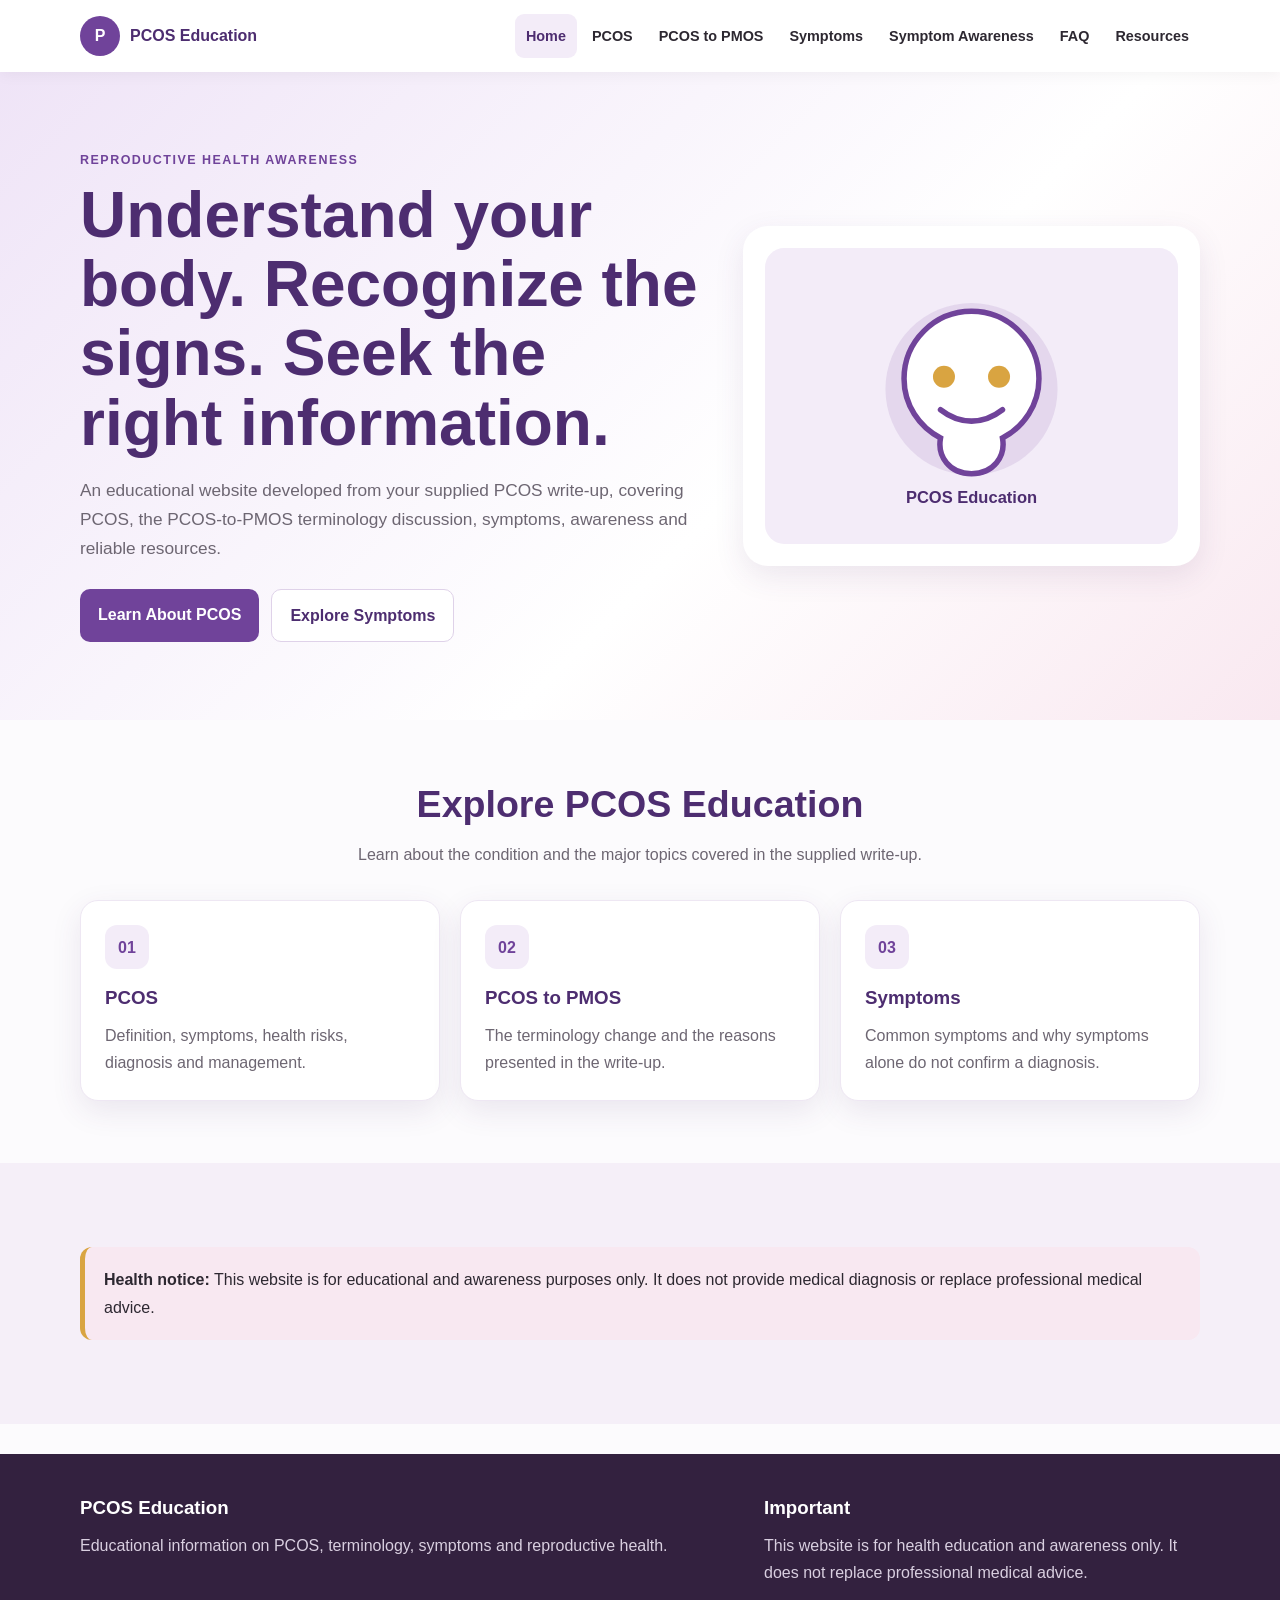
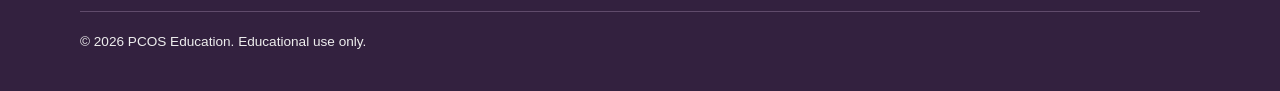
<file: index.html>
<!doctype html><html lang="en"><head><meta charset="utf-8"><meta name="viewport" content="width=device-width,initial-scale=1"><title>Home | PCOS Education</title><link rel="stylesheet" href="css/style.css"></head><body><header><div class="container navbar"><a class="logo" href="index.html"><span class="logo-mark">P</span>PCOS Education</a><button class="menu-toggle" aria-expanded="false">☰</button><ul class="nav-links"><li><a href="index.html">Home</a></li><li><a href="pcos.html">PCOS</a></li><li><a href="pmos.html">PCOS to PMOS</a></li><li><a href="symptoms.html">Symptoms</a></li><li><a href="awareness.html">Symptom Awareness</a></li><li><a href="faq.html">FAQ</a></li><li><a href="resources.html">Resources</a></li></ul></div></header><main><section class="hero"><div class="container hero-grid"><div><div class="eyebrow">Reproductive Health Awareness</div><h1>Understand your body. Recognize the signs. Seek the right information.</h1><p>An educational website developed from your supplied PCOS write-up, covering PCOS, the PCOS-to-PMOS terminology discussion, symptoms, awareness and reliable resources.</p><div class="btns"><a class="btn primary" href="pcos.html">Learn About PCOS</a><a class="btn secondary" href="symptoms.html">Explore Symptoms</a></div></div><div class="hero-art"><img src="images/pcos-awareness.svg" alt="PCOS Education"></div></div></section><section><div class="container"><div class="section-head"><h2>Explore PCOS Education</h2><p>Learn about the condition and the major topics covered in the supplied write-up.</p></div><div class="grid"><article class="card"><div class="icon">01</div><h3>PCOS</h3><p>Definition, symptoms, health risks, diagnosis and management.</p></article><article class="card"><div class="icon">02</div><h3>PCOS to PMOS</h3><p>The terminology change and the reasons presented in the write-up.</p></article><article class="card"><div class="icon">03</div><h3>Symptoms</h3><p>Common symptoms and why symptoms alone do not confirm a diagnosis.</p></article></div></div></section><section style="background:#f5eff8"><div class="container"><div class="notice"><strong>Health notice:</strong> This website is for educational and awareness purposes only. It does not provide medical diagnosis or replace professional medical advice.</div></div></section></main><footer><div class="container footer-grid"><div><h3 style="color:#fff">PCOS Education</h3><p>Educational information on PCOS, terminology, symptoms and reproductive health.</p></div><div><h3 style="color:#fff">Important</h3><p>This website is for health education and awareness only. It does not replace professional medical advice.</p></div></div><div class="container copy">© <span class="year"></span> PCOS Education. Educational use only.</div></footer><script src="js/script.js"></script></body></html>
</file>
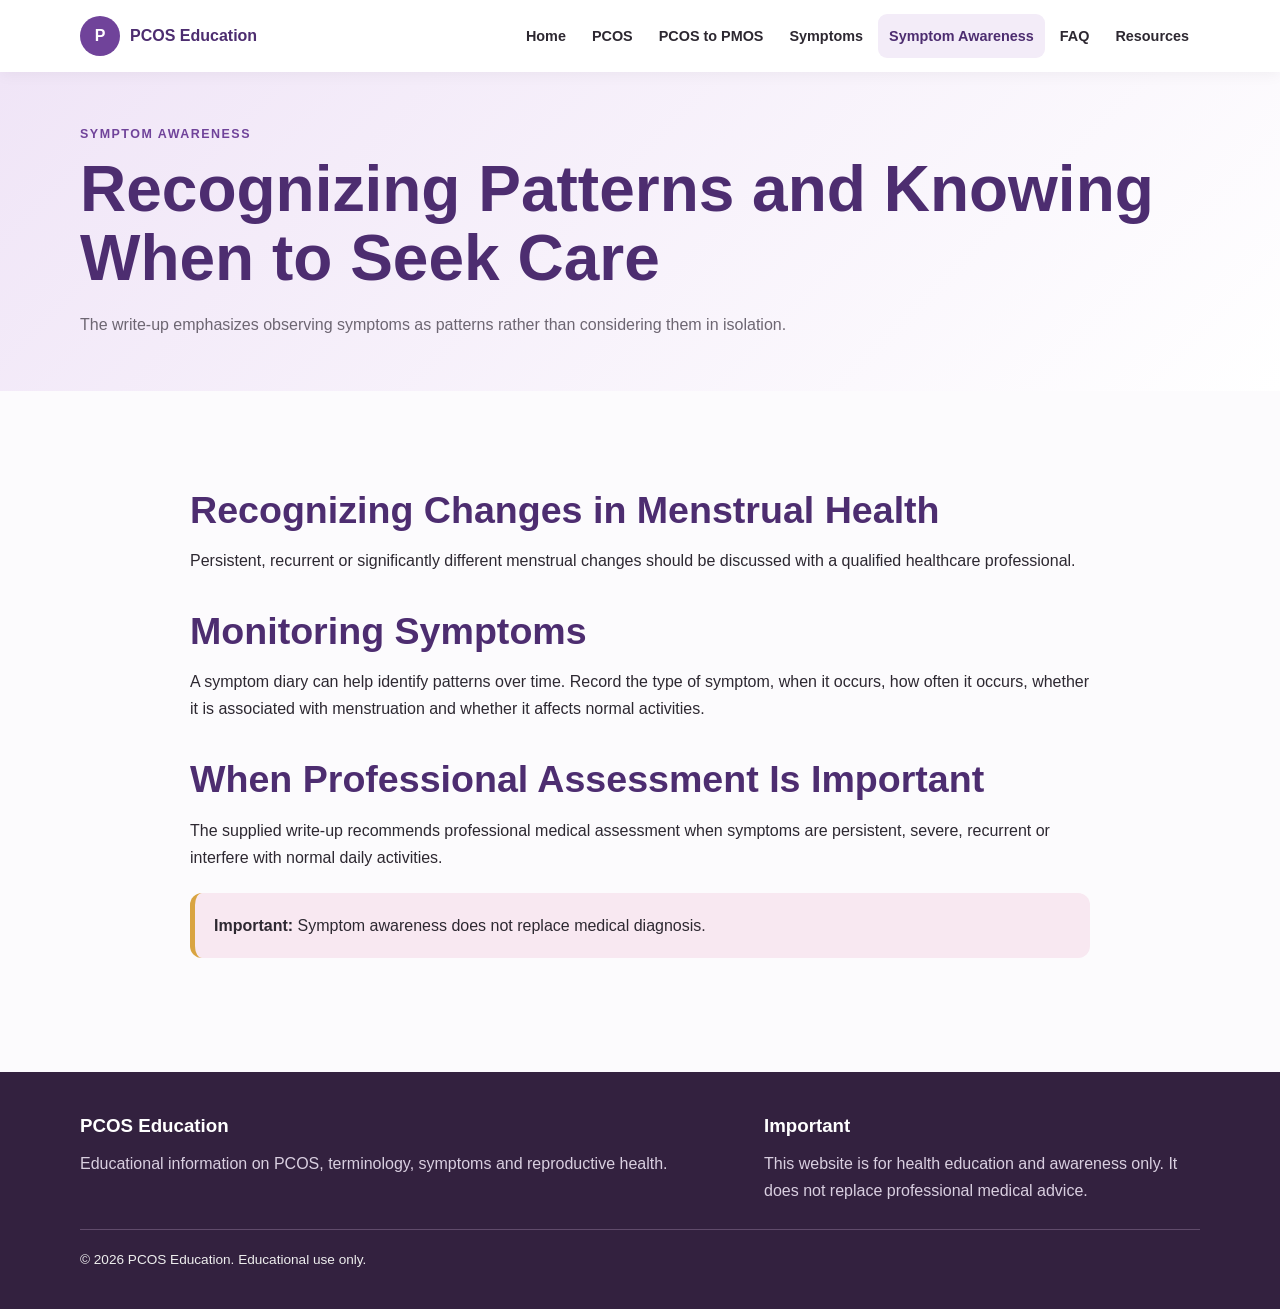
<file: awareness.html>
<!doctype html><html lang="en"><head><meta charset="utf-8"><meta name="viewport" content="width=device-width,initial-scale=1"><title>Symptom Awareness | PCOS Education</title><link rel="stylesheet" href="css/style.css"></head><body><header><div class="container navbar"><a class="logo" href="index.html"><span class="logo-mark">P</span>PCOS Education</a><button class="menu-toggle" aria-expanded="false">☰</button><ul class="nav-links"><li><a href="index.html">Home</a></li><li><a href="pcos.html">PCOS</a></li><li><a href="pmos.html">PCOS to PMOS</a></li><li><a href="symptoms.html">Symptoms</a></li><li><a href="awareness.html">Symptom Awareness</a></li><li><a href="faq.html">FAQ</a></li><li><a href="resources.html">Resources</a></li></ul></div></header><main><section class="page-hero"><div class="container"><div class="eyebrow">Symptom Awareness</div><h1>Recognizing Patterns and Knowing When to Seek Care</h1><p>The write-up emphasizes observing symptoms as patterns rather than considering them in isolation.</p></div></section><section><div class="container content"><h2>Recognizing Changes in Menstrual Health</h2><p>Persistent, recurrent or significantly different menstrual changes should be discussed with a qualified healthcare professional.</p><h2>Monitoring Symptoms</h2><p>A symptom diary can help identify patterns over time. Record the type of symptom, when it occurs, how often it occurs, whether it is associated with menstruation and whether it affects normal activities.</p><h2>When Professional Assessment Is Important</h2><p>The supplied write-up recommends professional medical assessment when symptoms are persistent, severe, recurrent or interfere with normal daily activities.</p><div class="notice"><strong>Important:</strong> Symptom awareness does not replace medical diagnosis.</div></div></section></main><footer><div class="container footer-grid"><div><h3 style="color:#fff">PCOS Education</h3><p>Educational information on PCOS, terminology, symptoms and reproductive health.</p></div><div><h3 style="color:#fff">Important</h3><p>This website is for health education and awareness only. It does not replace professional medical advice.</p></div></div><div class="container copy">© <span class="year"></span> PCOS Education. Educational use only.</div></footer><script src="js/script.js"></script></body></html>
</file>
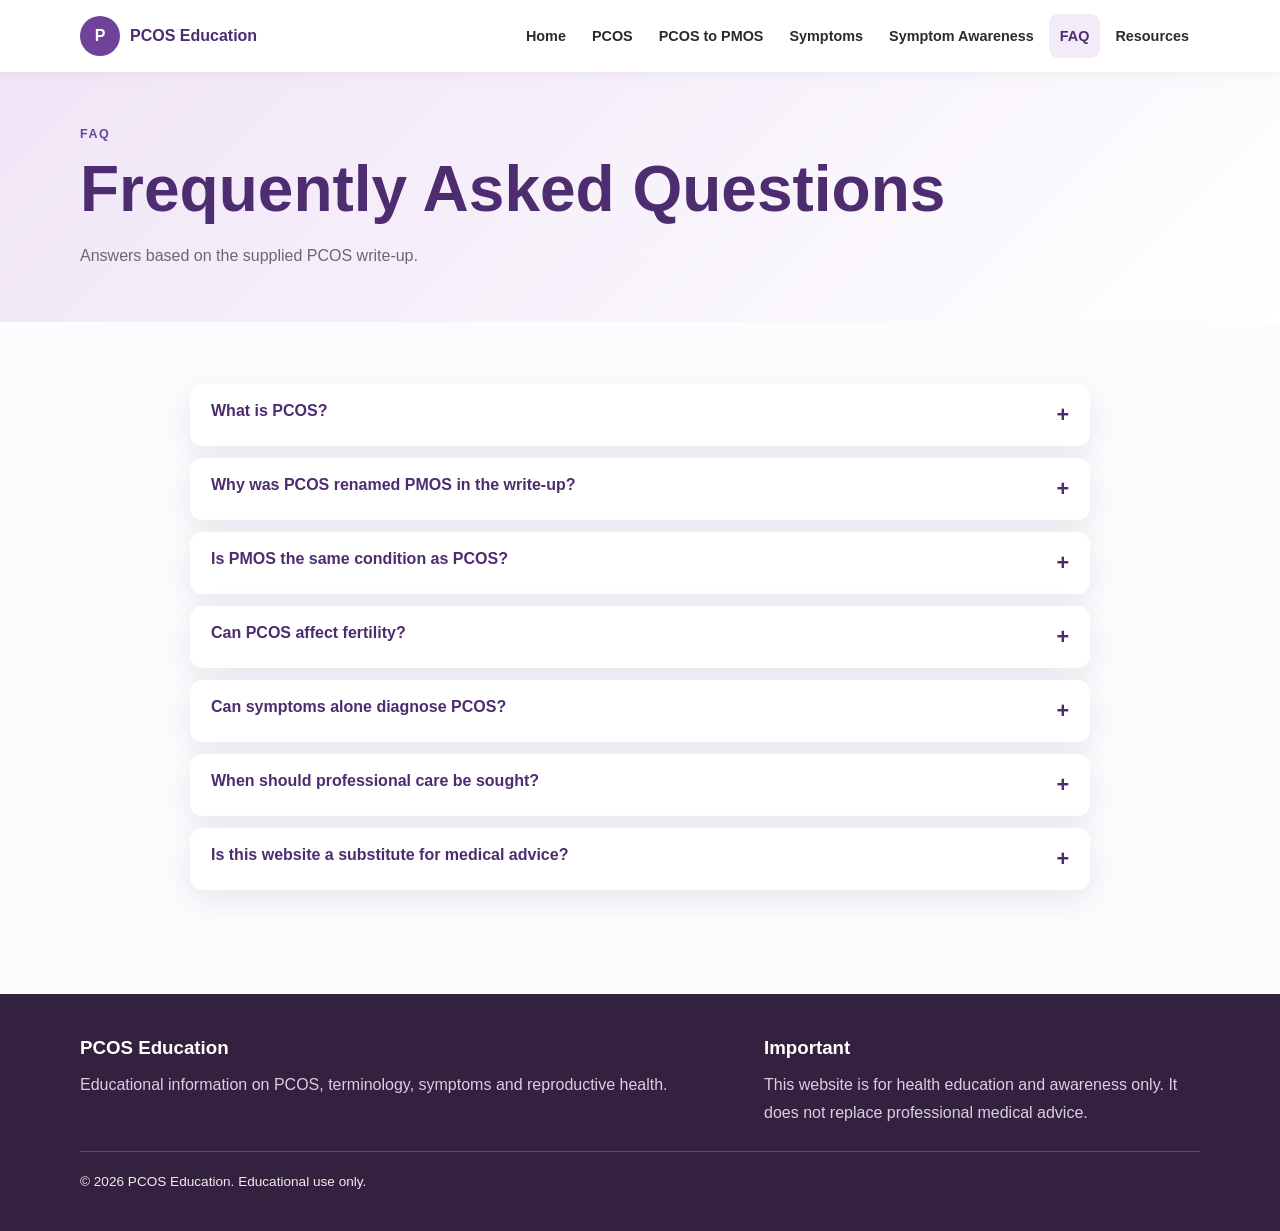
<file: faq.html>
<!doctype html><html lang="en"><head><meta charset="utf-8"><meta name="viewport" content="width=device-width,initial-scale=1"><title>FAQ | PCOS Education</title><link rel="stylesheet" href="css/style.css"></head><body><header><div class="container navbar"><a class="logo" href="index.html"><span class="logo-mark">P</span>PCOS Education</a><button class="menu-toggle" aria-expanded="false">☰</button><ul class="nav-links"><li><a href="index.html">Home</a></li><li><a href="pcos.html">PCOS</a></li><li><a href="pmos.html">PCOS to PMOS</a></li><li><a href="symptoms.html">Symptoms</a></li><li><a href="awareness.html">Symptom Awareness</a></li><li><a href="faq.html">FAQ</a></li><li><a href="resources.html">Resources</a></li></ul></div></header><main><section class="page-hero"><div class="container"><div class="eyebrow">FAQ</div><h1>Frequently Asked Questions</h1><p>Answers based on the supplied PCOS write-up.</p></div></section><section><div class="container faq"><div class="faq-item"><button class="faq-question" aria-expanded="false">What is PCOS?<span class="plus">+</span></button><div class="faq-answer">PCOS is described as a condition involving hormonal, metabolic and reproductive functions.</div></div><div class="faq-item"><button class="faq-question" aria-expanded="false">Why was PCOS renamed PMOS in the write-up?<span class="plus">+</span></button><div class="faq-answer">The write-up says the newer term is intended to better reflect broader hormonal, metabolic and ovarian features.</div></div><div class="faq-item"><button class="faq-question" aria-expanded="false">Is PMOS the same condition as PCOS?<span class="plus">+</span></button><div class="faq-answer">Yes. The write-up presents PMOS as terminology for the condition previously known as PCOS.</div></div><div class="faq-item"><button class="faq-question" aria-expanded="false">Can PCOS affect fertility?<span class="plus">+</span></button><div class="faq-answer">Yes. PCOS can be associated with difficulty becoming pregnant because hormonal and menstrual changes may affect regular ovulation.</div></div><div class="faq-item"><button class="faq-question" aria-expanded="false">Can symptoms alone diagnose PCOS?<span class="plus">+</span></button><div class="faq-answer">No. A healthcare professional needs to assess symptoms, menstrual pattern, hormonal features and other relevant findings.</div></div><div class="faq-item"><button class="faq-question" aria-expanded="false">When should professional care be sought?<span class="plus">+</span></button><div class="faq-answer">Professional assessment should be considered when symptoms are persistent, severe, recurrent or interfere with normal daily activities.</div></div><div class="faq-item"><button class="faq-question" aria-expanded="false">Is this website a substitute for medical advice?<span class="plus">+</span></button><div class="faq-answer">No. It is designed for health education and awareness and does not replace consultation with a qualified healthcare professional.</div></div></div></section></main><footer><div class="container footer-grid"><div><h3 style="color:#fff">PCOS Education</h3><p>Educational information on PCOS, terminology, symptoms and reproductive health.</p></div><div><h3 style="color:#fff">Important</h3><p>This website is for health education and awareness only. It does not replace professional medical advice.</p></div></div><div class="container copy">© <span class="year"></span> PCOS Education. Educational use only.</div></footer><script src="js/script.js"></script></body></html>
</file>
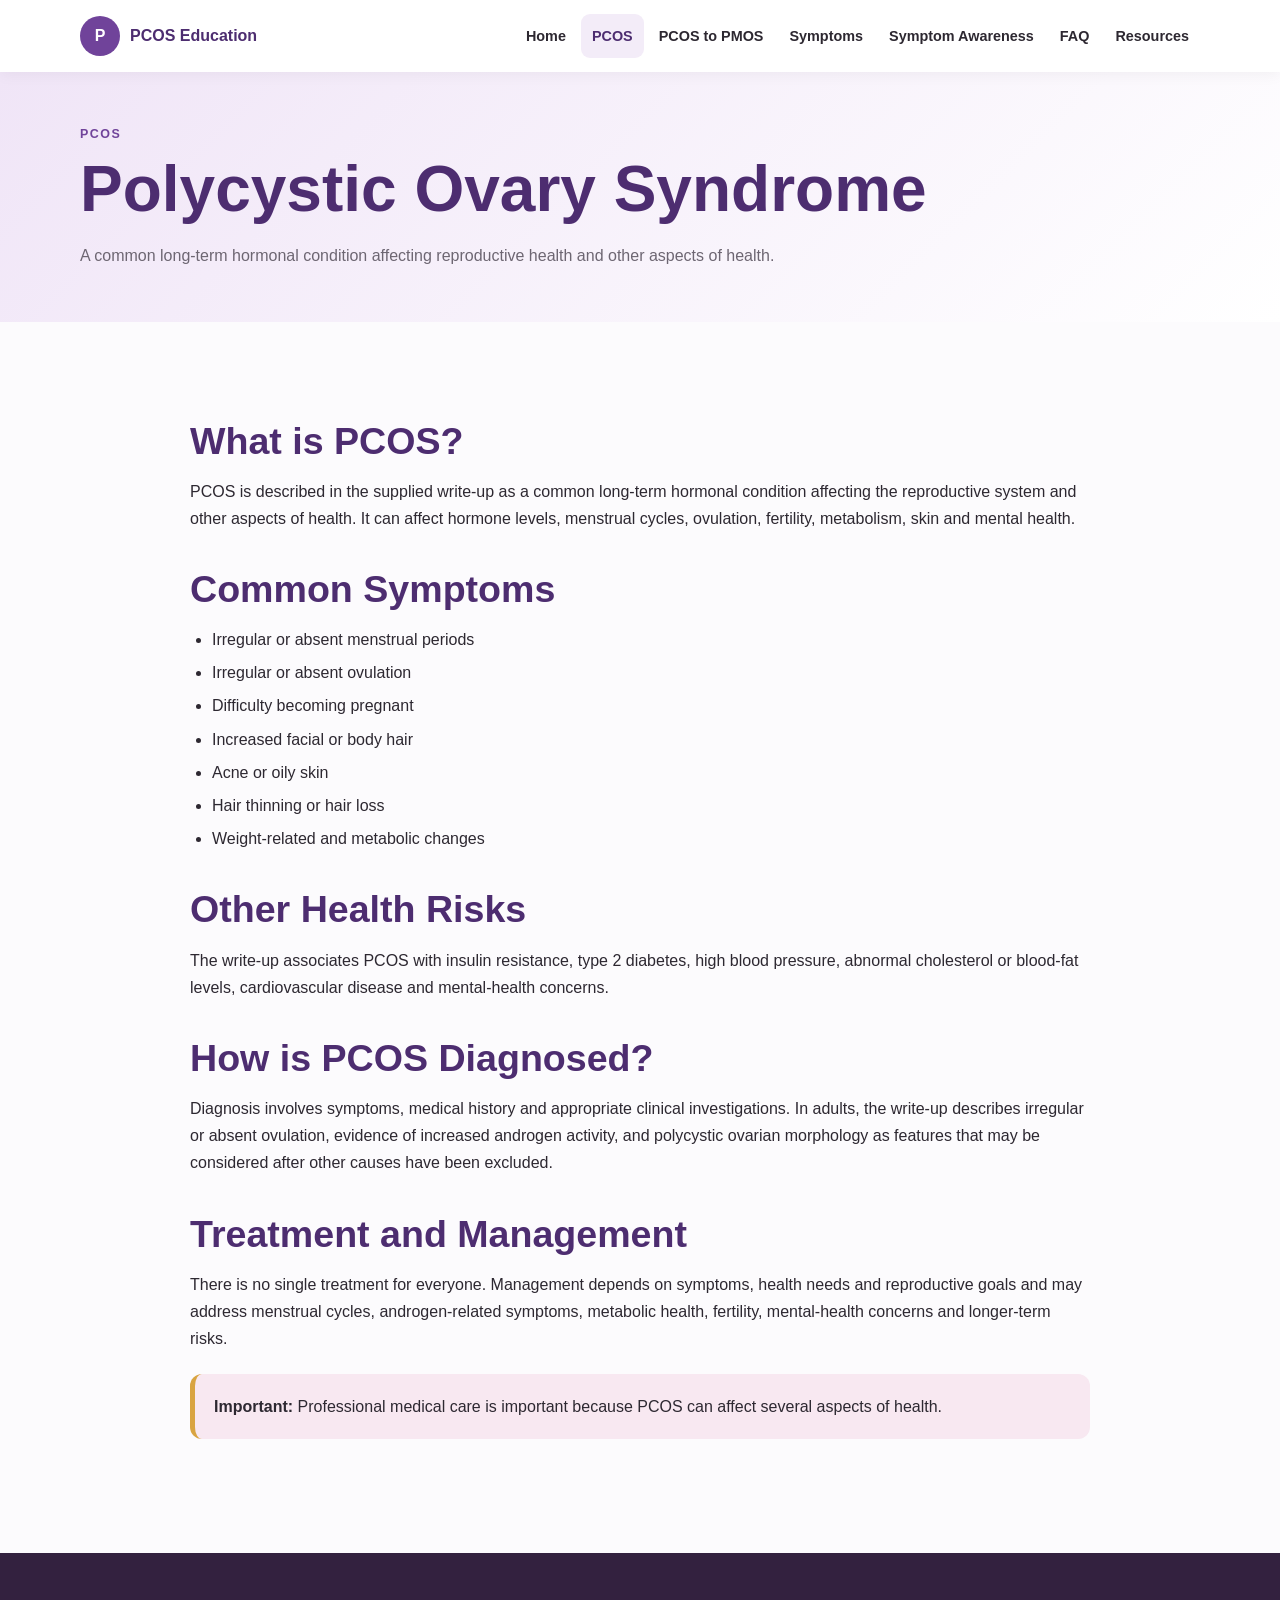
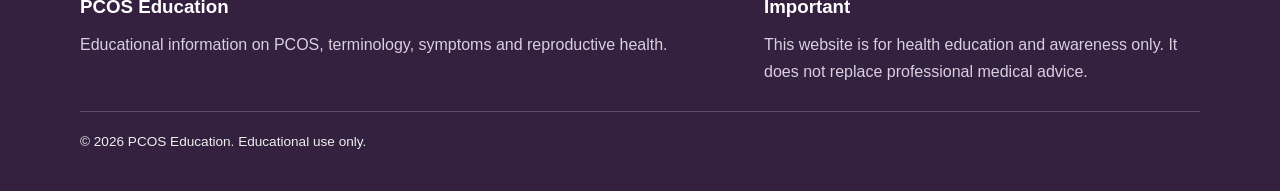
<file: pcos.html>
<!doctype html><html lang="en"><head><meta charset="utf-8"><meta name="viewport" content="width=device-width,initial-scale=1"><title>PCOS | PCOS Education</title><link rel="stylesheet" href="css/style.css"></head><body><header><div class="container navbar"><a class="logo" href="index.html"><span class="logo-mark">P</span>PCOS Education</a><button class="menu-toggle" aria-expanded="false">☰</button><ul class="nav-links"><li><a href="index.html">Home</a></li><li><a href="pcos.html">PCOS</a></li><li><a href="pmos.html">PCOS to PMOS</a></li><li><a href="symptoms.html">Symptoms</a></li><li><a href="awareness.html">Symptom Awareness</a></li><li><a href="faq.html">FAQ</a></li><li><a href="resources.html">Resources</a></li></ul></div></header><main><section class="page-hero"><div class="container"><div class="eyebrow">PCOS</div><h1>Polycystic Ovary Syndrome</h1><p>A common long-term hormonal condition affecting reproductive health and other aspects of health.</p></div></section><section><div class="container content"><h2>What is PCOS?</h2><p>PCOS is described in the supplied write-up as a common long-term hormonal condition affecting the reproductive system and other aspects of health. It can affect hormone levels, menstrual cycles, ovulation, fertility, metabolism, skin and mental health.</p><h2>Common Symptoms</h2><ul><li>Irregular or absent menstrual periods</li><li>Irregular or absent ovulation</li><li>Difficulty becoming pregnant</li><li>Increased facial or body hair</li><li>Acne or oily skin</li><li>Hair thinning or hair loss</li><li>Weight-related and metabolic changes</li></ul><h2>Other Health Risks</h2><p>The write-up associates PCOS with insulin resistance, type 2 diabetes, high blood pressure, abnormal cholesterol or blood-fat levels, cardiovascular disease and mental-health concerns.</p><h2>How is PCOS Diagnosed?</h2><p>Diagnosis involves symptoms, medical history and appropriate clinical investigations. In adults, the write-up describes irregular or absent ovulation, evidence of increased androgen activity, and polycystic ovarian morphology as features that may be considered after other causes have been excluded.</p><h2>Treatment and Management</h2><p>There is no single treatment for everyone. Management depends on symptoms, health needs and reproductive goals and may address menstrual cycles, androgen-related symptoms, metabolic health, fertility, mental-health concerns and longer-term risks.</p><div class="notice"><strong>Important:</strong> Professional medical care is important because PCOS can affect several aspects of health.</div></div></section></main><footer><div class="container footer-grid"><div><h3 style="color:#fff">PCOS Education</h3><p>Educational information on PCOS, terminology, symptoms and reproductive health.</p></div><div><h3 style="color:#fff">Important</h3><p>This website is for health education and awareness only. It does not replace professional medical advice.</p></div></div><div class="container copy">© <span class="year"></span> PCOS Education. Educational use only.</div></footer><script src="js/script.js"></script></body></html>
</file>
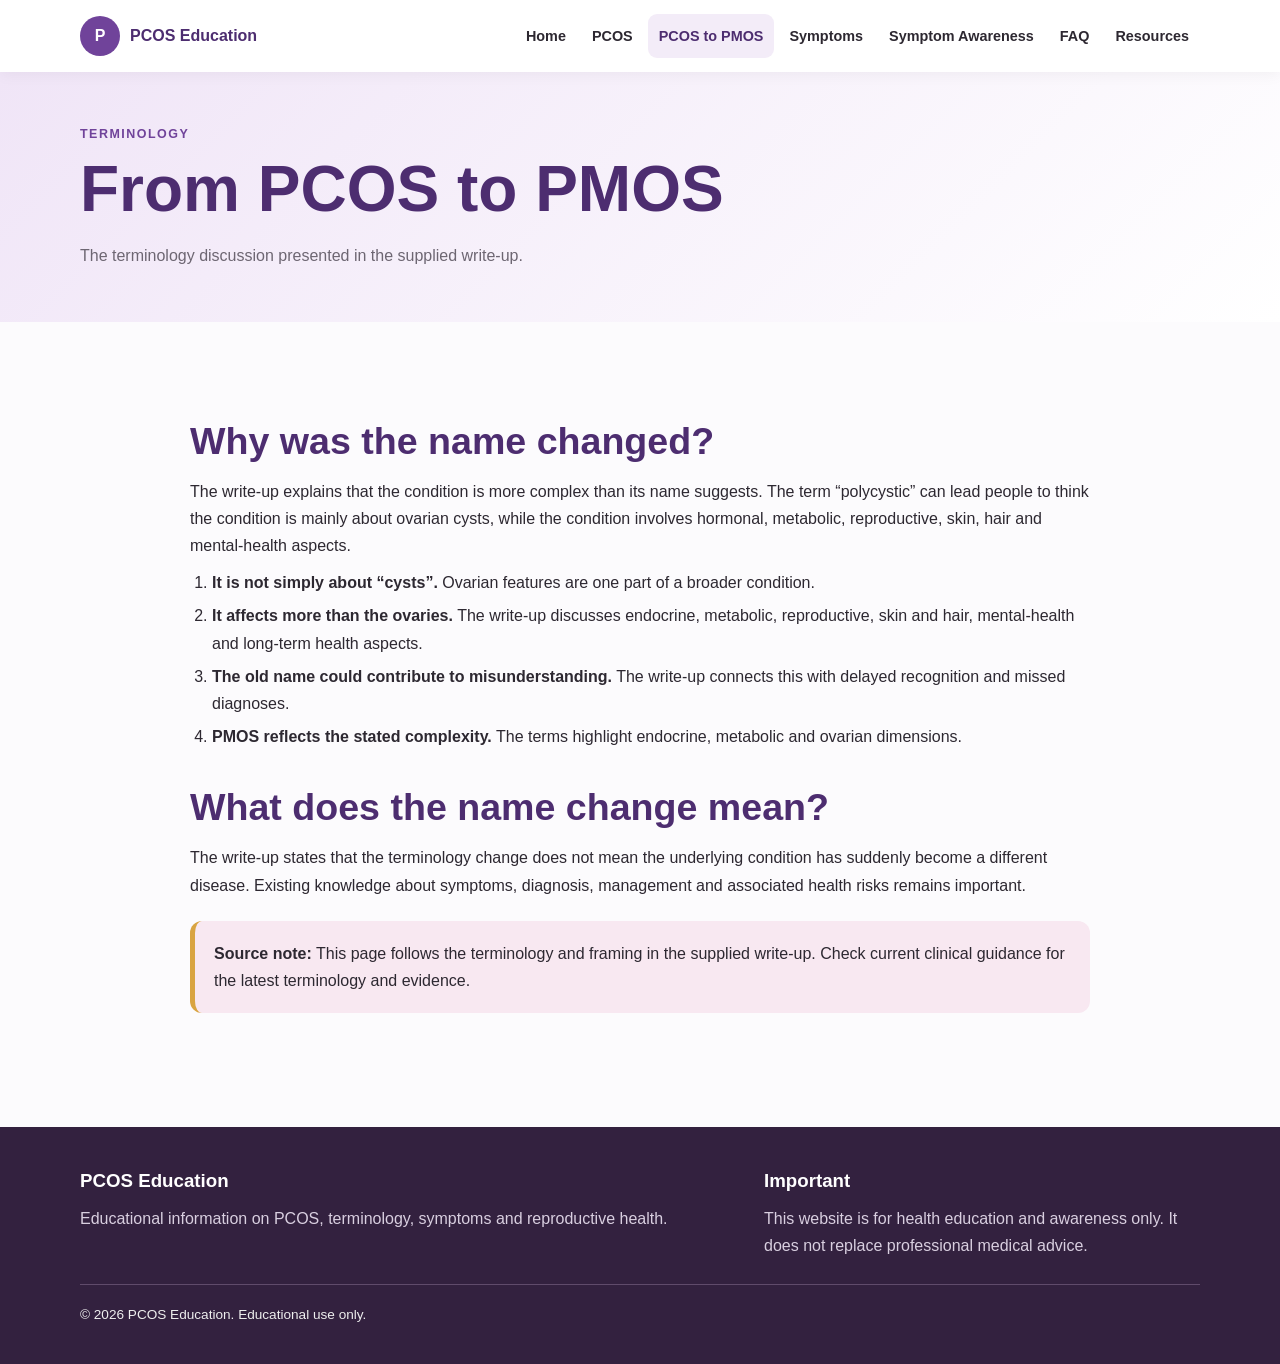
<file: pmos.html>
<!doctype html><html lang="en"><head><meta charset="utf-8"><meta name="viewport" content="width=device-width,initial-scale=1"><title>PCOS to PMOS | PCOS Education</title><link rel="stylesheet" href="css/style.css"></head><body><header><div class="container navbar"><a class="logo" href="index.html"><span class="logo-mark">P</span>PCOS Education</a><button class="menu-toggle" aria-expanded="false">☰</button><ul class="nav-links"><li><a href="index.html">Home</a></li><li><a href="pcos.html">PCOS</a></li><li><a href="pmos.html">PCOS to PMOS</a></li><li><a href="symptoms.html">Symptoms</a></li><li><a href="awareness.html">Symptom Awareness</a></li><li><a href="faq.html">FAQ</a></li><li><a href="resources.html">Resources</a></li></ul></div></header><main><section class="page-hero"><div class="container"><div class="eyebrow">Terminology</div><h1>From PCOS to PMOS</h1><p>The terminology discussion presented in the supplied write-up.</p></div></section><section><div class="container content"><h2>Why was the name changed?</h2><p>The write-up explains that the condition is more complex than its name suggests. The term “polycystic” can lead people to think the condition is mainly about ovarian cysts, while the condition involves hormonal, metabolic, reproductive, skin, hair and mental-health aspects.</p><ol><li><strong>It is not simply about “cysts”.</strong> Ovarian features are one part of a broader condition.</li><li><strong>It affects more than the ovaries.</strong> The write-up discusses endocrine, metabolic, reproductive, skin and hair, mental-health and long-term health aspects.</li><li><strong>The old name could contribute to misunderstanding.</strong> The write-up connects this with delayed recognition and missed diagnoses.</li><li><strong>PMOS reflects the stated complexity.</strong> The terms highlight endocrine, metabolic and ovarian dimensions.</li></ol><h2>What does the name change mean?</h2><p>The write-up states that the terminology change does not mean the underlying condition has suddenly become a different disease. Existing knowledge about symptoms, diagnosis, management and associated health risks remains important.</p><div class="notice"><strong>Source note:</strong> This page follows the terminology and framing in the supplied write-up. Check current clinical guidance for the latest terminology and evidence.</div></div></section></main><footer><div class="container footer-grid"><div><h3 style="color:#fff">PCOS Education</h3><p>Educational information on PCOS, terminology, symptoms and reproductive health.</p></div><div><h3 style="color:#fff">Important</h3><p>This website is for health education and awareness only. It does not replace professional medical advice.</p></div></div><div class="container copy">© <span class="year"></span> PCOS Education. Educational use only.</div></footer><script src="js/script.js"></script></body></html>
</file>
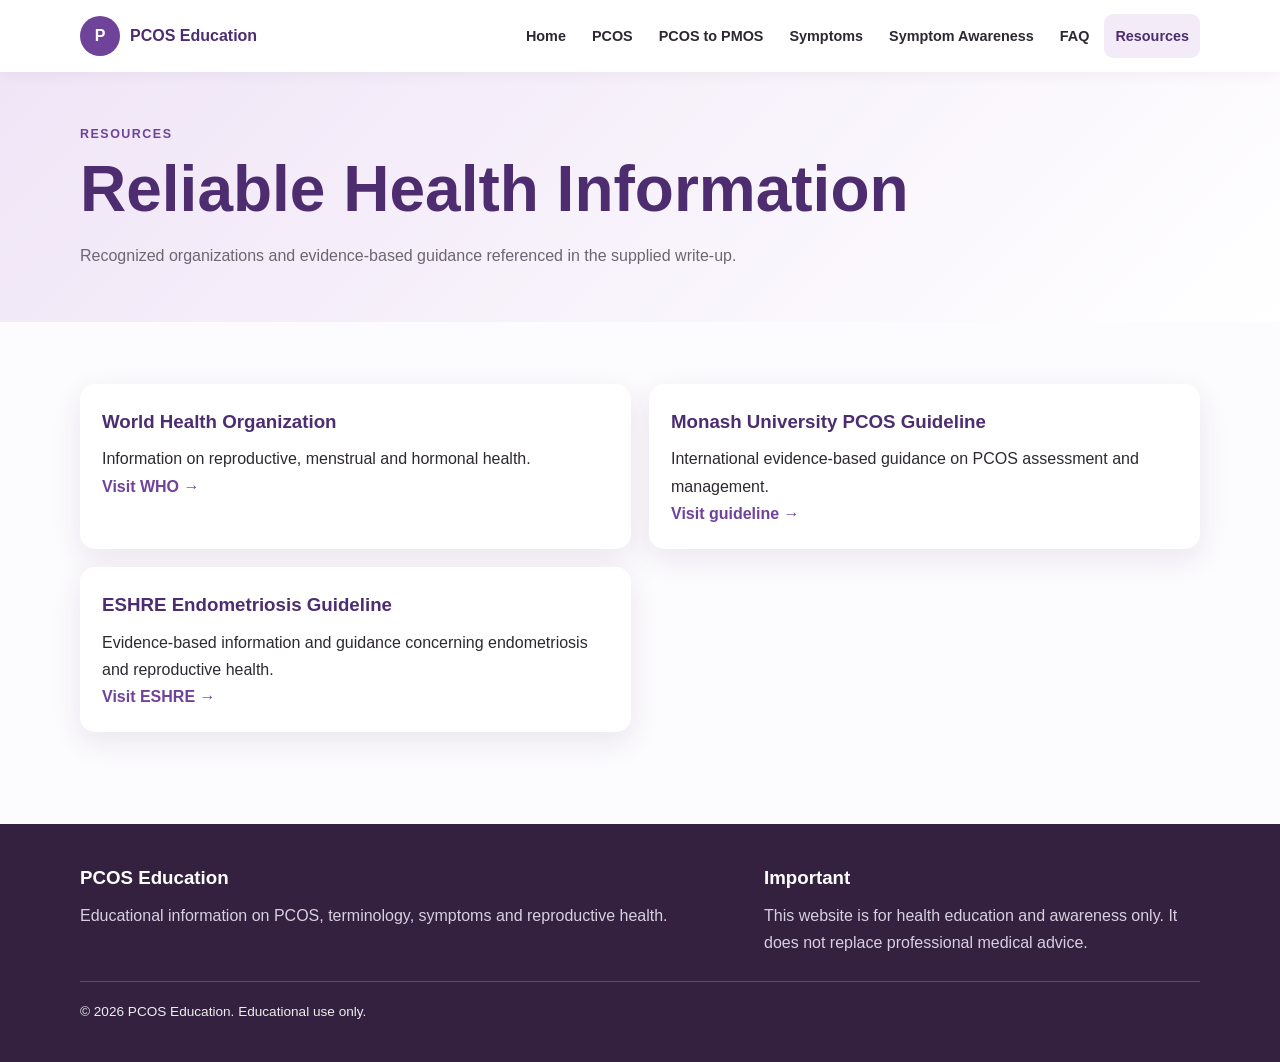
<file: resources.html>
<!doctype html><html lang="en"><head><meta charset="utf-8"><meta name="viewport" content="width=device-width,initial-scale=1"><title>Resources | PCOS Education</title><link rel="stylesheet" href="css/style.css"></head><body><header><div class="container navbar"><a class="logo" href="index.html"><span class="logo-mark">P</span>PCOS Education</a><button class="menu-toggle" aria-expanded="false">☰</button><ul class="nav-links"><li><a href="index.html">Home</a></li><li><a href="pcos.html">PCOS</a></li><li><a href="pmos.html">PCOS to PMOS</a></li><li><a href="symptoms.html">Symptoms</a></li><li><a href="awareness.html">Symptom Awareness</a></li><li><a href="faq.html">FAQ</a></li><li><a href="resources.html">Resources</a></li></ul></div></header><main><section class="page-hero"><div class="container"><div class="eyebrow">Resources</div><h1>Reliable Health Information</h1><p>Recognized organizations and evidence-based guidance referenced in the supplied write-up.</p></div></section><section><div class="container resources"><article class="resource"><h3>World Health Organization</h3><p>Information on reproductive, menstrual and hormonal health.</p><a href="https://www.who.int/" target="_blank" rel="noopener">Visit WHO →</a></article><article class="resource"><h3>Monash University PCOS Guideline</h3><p>International evidence-based guidance on PCOS assessment and management.</p><a href="https://www.monash.edu/medicine/mchri/pcos/guideline" target="_blank" rel="noopener">Visit guideline →</a></article><article class="resource"><h3>ESHRE Endometriosis Guideline</h3><p>Evidence-based information and guidance concerning endometriosis and reproductive health.</p><a href="https://www.eshre.eu/Endometriosis-guideline" target="_blank" rel="noopener">Visit ESHRE →</a></article></div></section></main><footer><div class="container footer-grid"><div><h3 style="color:#fff">PCOS Education</h3><p>Educational information on PCOS, terminology, symptoms and reproductive health.</p></div><div><h3 style="color:#fff">Important</h3><p>This website is for health education and awareness only. It does not replace professional medical advice.</p></div></div><div class="container copy">© <span class="year"></span> PCOS Education. Educational use only.</div></footer><script src="js/script.js"></script></body></html>
</file>
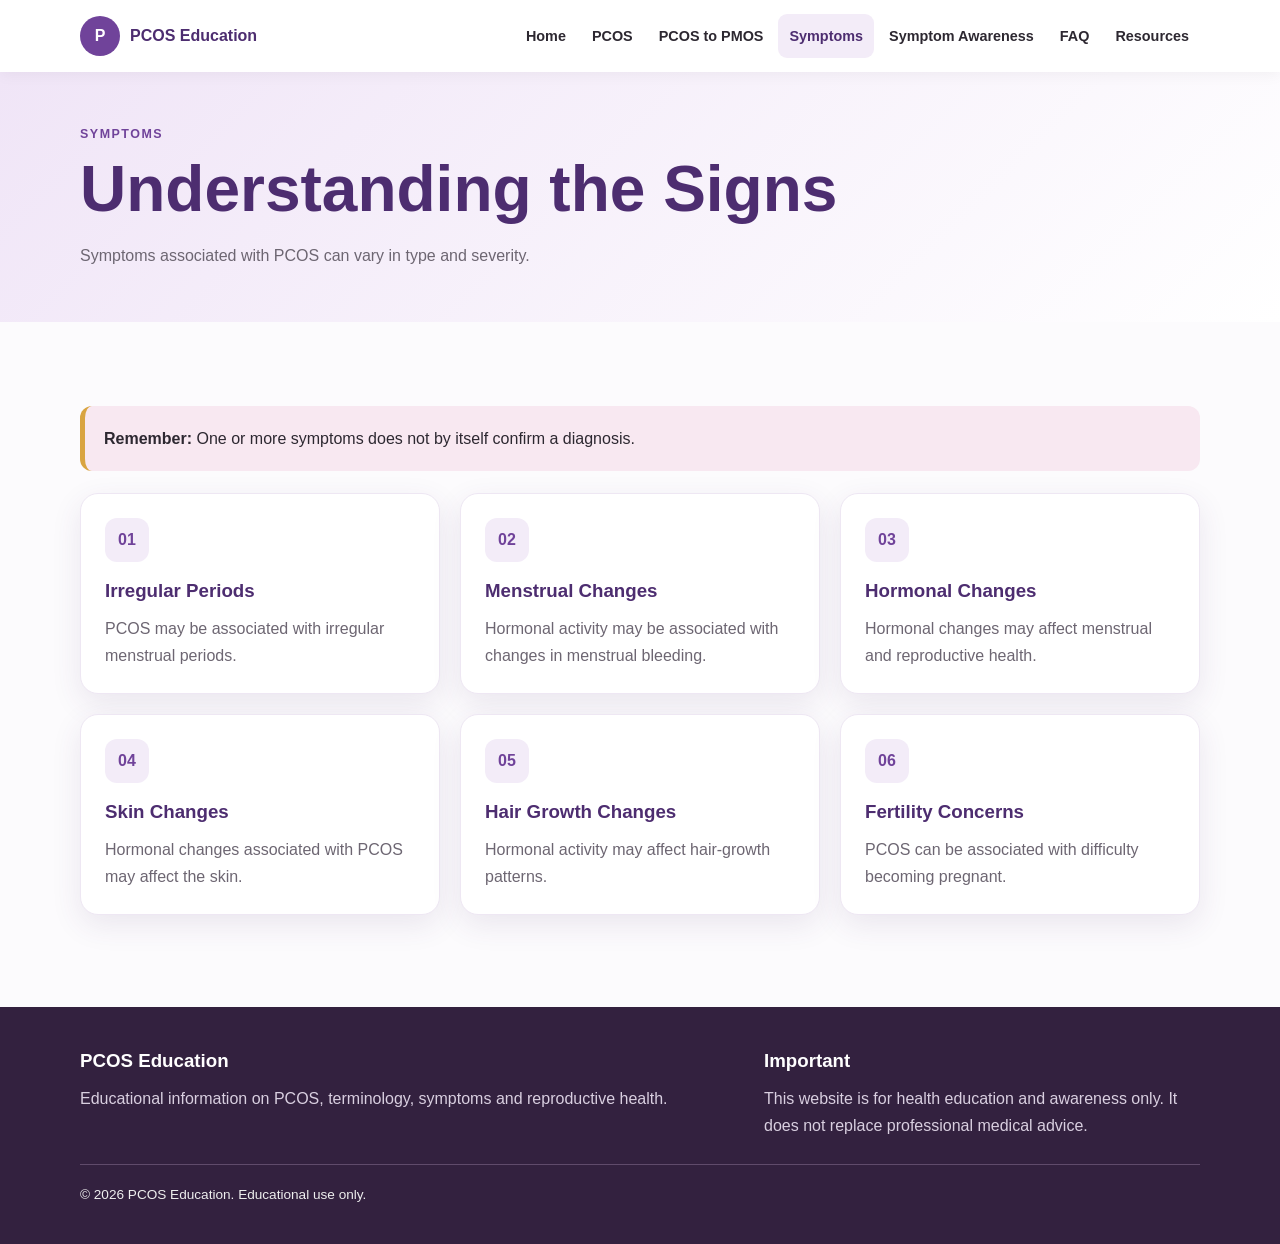
<file: symptoms.html>
<!doctype html><html lang="en"><head><meta charset="utf-8"><meta name="viewport" content="width=device-width,initial-scale=1"><title>Symptoms | PCOS Education</title><link rel="stylesheet" href="css/style.css"></head><body><header><div class="container navbar"><a class="logo" href="index.html"><span class="logo-mark">P</span>PCOS Education</a><button class="menu-toggle" aria-expanded="false">☰</button><ul class="nav-links"><li><a href="index.html">Home</a></li><li><a href="pcos.html">PCOS</a></li><li><a href="pmos.html">PCOS to PMOS</a></li><li><a href="symptoms.html">Symptoms</a></li><li><a href="awareness.html">Symptom Awareness</a></li><li><a href="faq.html">FAQ</a></li><li><a href="resources.html">Resources</a></li></ul></div></header><main><section class="page-hero"><div class="container"><div class="eyebrow">Symptoms</div><h1>Understanding the Signs</h1><p>Symptoms associated with PCOS can vary in type and severity.</p></div></section><section><div class="container"><div class="notice"><strong>Remember:</strong> One or more symptoms does not by itself confirm a diagnosis.</div><div class="grid"><article class="card"><div class="icon">01</div><h3>Irregular Periods</h3><p>PCOS may be associated with irregular menstrual periods.</p></article><article class="card"><div class="icon">02</div><h3>Menstrual Changes</h3><p>Hormonal activity may be associated with changes in menstrual bleeding.</p></article><article class="card"><div class="icon">03</div><h3>Hormonal Changes</h3><p>Hormonal changes may affect menstrual and reproductive health.</p></article><article class="card"><div class="icon">04</div><h3>Skin Changes</h3><p>Hormonal changes associated with PCOS may affect the skin.</p></article><article class="card"><div class="icon">05</div><h3>Hair Growth Changes</h3><p>Hormonal activity may affect hair-growth patterns.</p></article><article class="card"><div class="icon">06</div><h3>Fertility Concerns</h3><p>PCOS can be associated with difficulty becoming pregnant.</p></article></div></div></section></main><footer><div class="container footer-grid"><div><h3 style="color:#fff">PCOS Education</h3><p>Educational information on PCOS, terminology, symptoms and reproductive health.</p></div><div><h3 style="color:#fff">Important</h3><p>This website is for health education and awareness only. It does not replace professional medical advice.</p></div></div><div class="container copy">© <span class="year"></span> PCOS Education. Educational use only.</div></footer><script src="js/script.js"></script></body></html>
</file>
<file: css/style.css>
:root{--purple:#70439a;--dark:#4d2d70;--lav:#f3ecf8;--pink:#f8e8f1;--gold:#d9a441;--text:#2d2831;--muted:#6d6672;--bg:#fcfbfd;--shadow:0 10px 30px rgba(77,45,112,.10)}
*{box-sizing:border-box;margin:0;padding:0}html{scroll-behavior:smooth}body{font-family:Arial,Helvetica,sans-serif;background:var(--bg);color:var(--text);line-height:1.7}a{text-decoration:none;color:inherit}.container{width:min(1120px,92%);margin:auto}
header{background:#fff;position:sticky;top:0;z-index:10;box-shadow:0 2px 15px #0000000d}.navbar{min-height:72px;display:flex;align-items:center;justify-content:space-between}.logo{display:flex;align-items:center;gap:10px;font-weight:800;color:var(--dark)}.logo-mark{width:40px;height:40px;border-radius:50%;display:grid;place-items:center;background:var(--purple);color:#fff}.nav-links{display:flex;gap:4px;list-style:none}.nav-links a{display:block;padding:10px 11px;border-radius:9px;font-size:.9rem;font-weight:600}.nav-links a:hover,.nav-links a.active{background:var(--lav);color:var(--dark)}.menu-toggle{display:none;border:0;background:var(--lav);font-size:1.4rem;padding:8px 12px;border-radius:9px}
.hero{background:linear-gradient(135deg,#efe4f7,#fff 60%,#f9e8f0);padding:78px 0}.hero-grid{display:grid;grid-template-columns:1.15fr .85fr;gap:45px;align-items:center}.eyebrow{color:var(--purple);font-weight:800;text-transform:uppercase;letter-spacing:1.5px;font-size:.78rem;margin-bottom:10px}h1{font-size:clamp(2.2rem,5vw,4rem);line-height:1.08;color:var(--dark);margin-bottom:18px}h2{font-size:clamp(1.65rem,3vw,2.35rem);line-height:1.2;color:var(--dark);margin-bottom:14px}h3{color:var(--dark);margin-bottom:8px}.hero p{font-size:1.08rem;color:var(--muted)}.btns{display:flex;gap:12px;flex-wrap:wrap;margin-top:25px}.btn{display:inline-block;padding:12px 18px;border-radius:10px;font-weight:700}.primary{background:var(--purple);color:#fff}.secondary{background:#fff;color:var(--dark);border:1px solid #dfd2e9}.hero-art{background:#fff;border-radius:25px;padding:22px;box-shadow:var(--shadow)}.hero-art img{width:100%;display:block}
section{padding:62px 0}.section-head{text-align:center;max-width:760px;margin:0 auto 32px}.section-head p,.card p,.page-hero p{color:var(--muted)}.grid{display:grid;grid-template-columns:repeat(3,1fr);gap:20px}.card{background:#fff;padding:24px;border-radius:18px;box-shadow:var(--shadow);border:1px solid #eee7f3}.icon{width:44px;height:44px;border-radius:12px;background:var(--lav);display:grid;place-items:center;color:var(--purple);font-weight:800;margin-bottom:13px}.notice{background:var(--pink);border-left:5px solid var(--gold);padding:19px;border-radius:12px;margin:22px 0}.page-hero{background:linear-gradient(135deg,#f0e5f7,#fff);padding:52px 0}.content{max-width:900px;margin:auto}.content h2{margin-top:35px}.content h3{margin-top:22px}.content ul,.content ol{padding-left:22px;margin:10px 0 20px}.content li{margin:6px 0}.stats{display:grid;grid-template-columns:repeat(3,1fr);gap:15px;margin:25px 0}.stat{background:#fff;padding:18px;border-radius:15px;text-align:center;box-shadow:var(--shadow)}.stat strong{display:block;color:var(--purple);font-size:1.45rem}
.faq{max-width:900px;margin:auto}.faq-item{background:#fff;border-radius:13px;margin-bottom:12px;box-shadow:var(--shadow);overflow:hidden}.faq-question{width:100%;border:0;background:#fff;padding:18px 21px;text-align:left;font-weight:700;color:var(--dark);display:flex;justify-content:space-between;cursor:pointer;font-size:1rem}.faq-answer{display:none;padding:0 21px 19px;color:var(--muted)}.faq-item.open .faq-answer{display:block}.plus{transition:.2s;font-size:1.35rem}.faq-item.open .plus{transform:rotate(45deg)}
.resources{display:grid;grid-template-columns:repeat(2,1fr);gap:18px}.resource{background:#fff;padding:22px;border-radius:15px;box-shadow:var(--shadow)}.resource a{color:var(--purple);font-weight:700}footer{background:#33213f;color:#eee;padding:38px 0;margin-top:30px}.footer-grid{display:grid;grid-template-columns:1.2fr .8fr;gap:30px}footer p{color:#d9cfe0}.copy{border-top:1px solid #604b6b;margin-top:25px;padding-top:18px;font-size:.85rem}
@media(max-width:850px){.menu-toggle{display:block}.nav-links{display:none;position:absolute;left:4%;right:4%;top:68px;background:#fff;flex-direction:column;padding:10px;border-radius:14px;box-shadow:var(--shadow)}.nav-links.show{display:flex}.hero-grid{grid-template-columns:1fr}.grid{grid-template-columns:1fr 1fr}.resources{grid-template-columns:1fr}}
@media(max-width:560px){.grid,.stats,.footer-grid{grid-template-columns:1fr}.hero{padding:55px 0}h1{font-size:2.35rem}}
</file>
